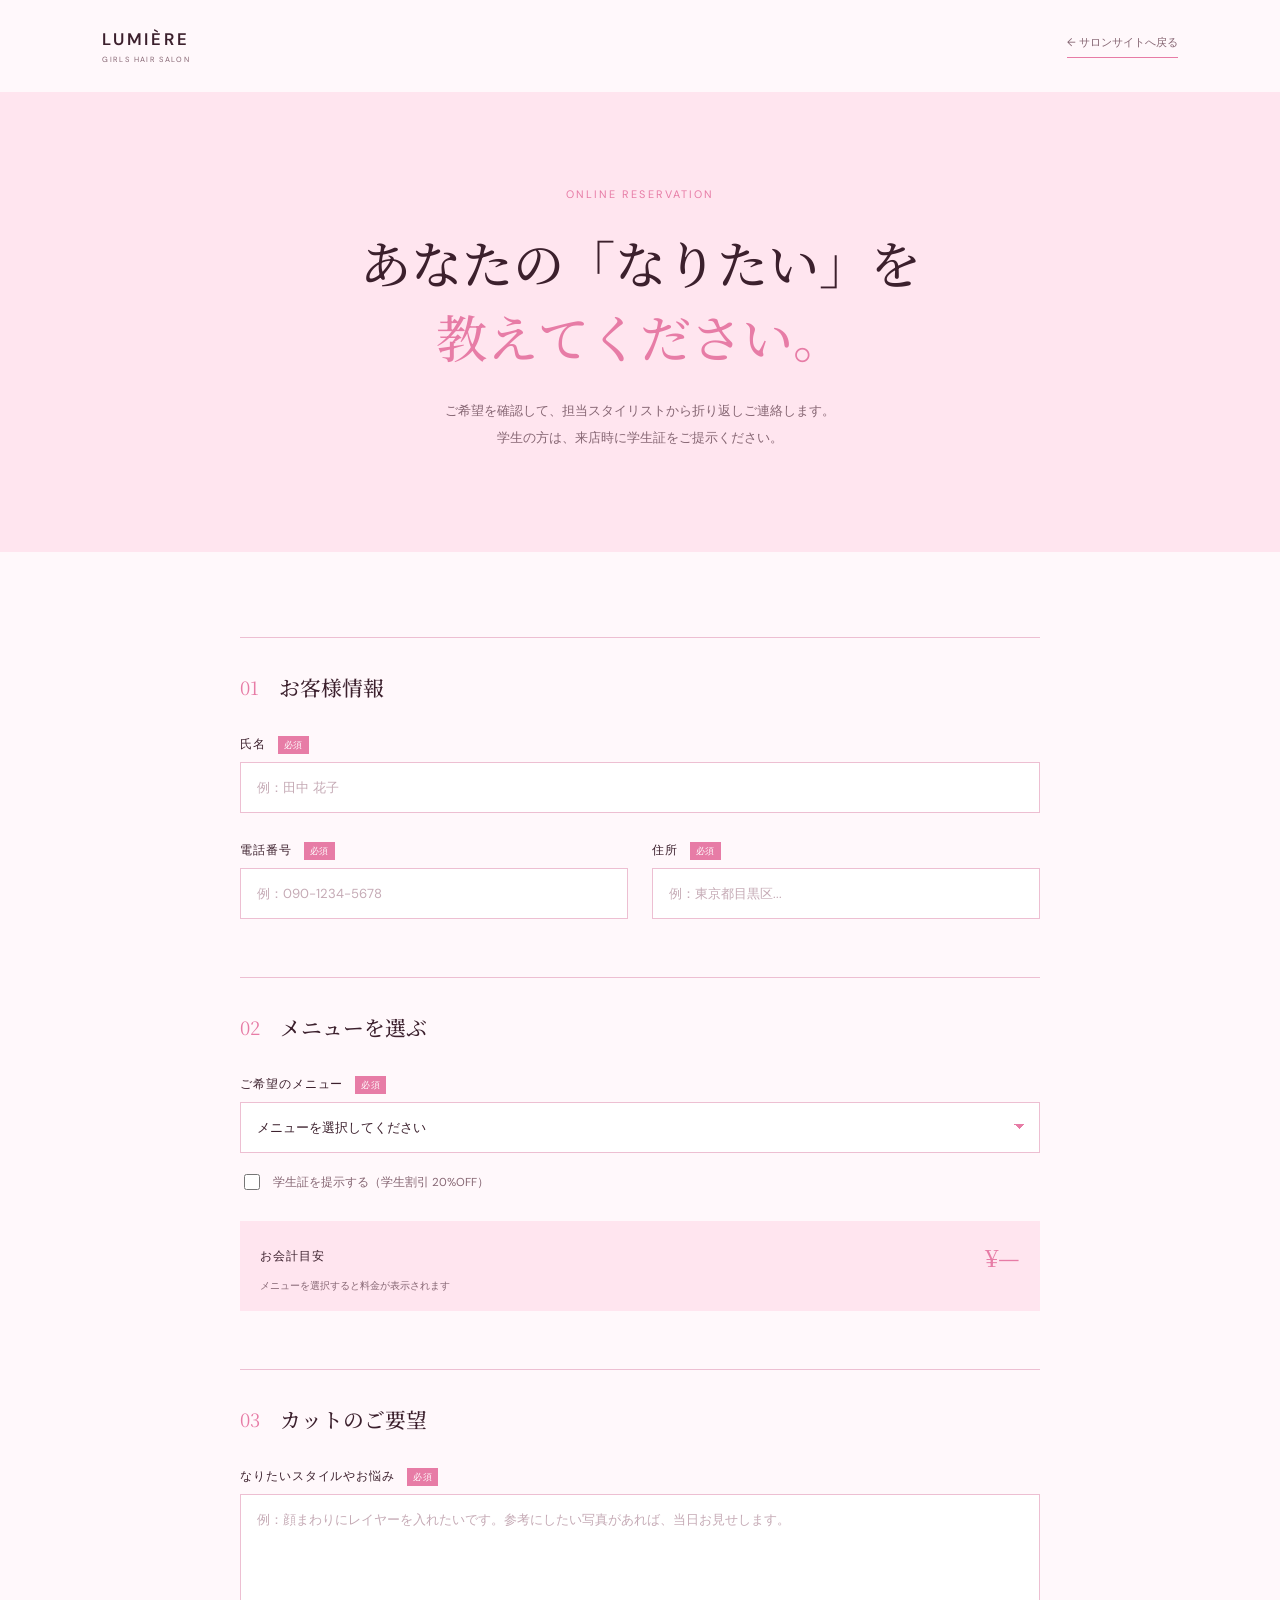
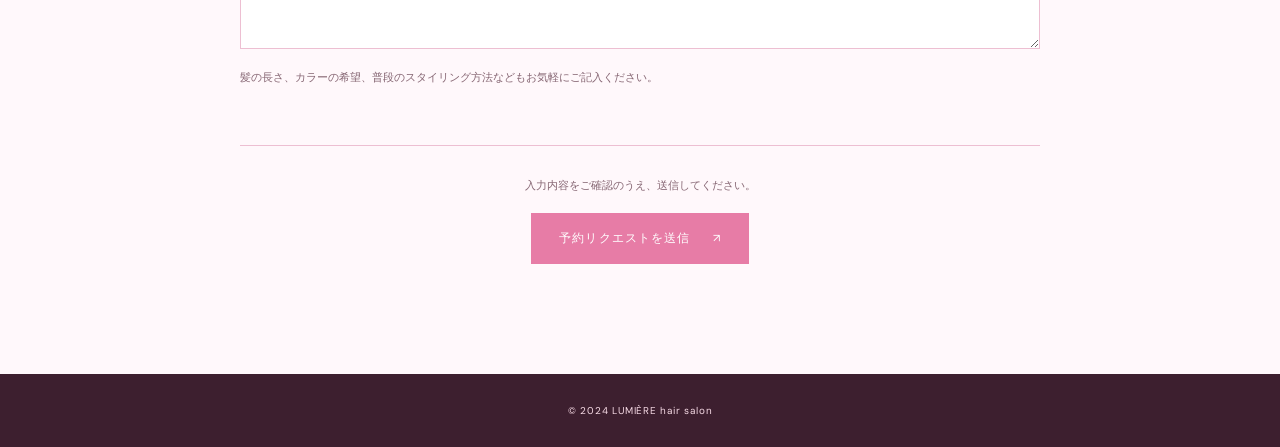
<file: docs/reservation.html>
<!DOCTYPE html>
<html lang="ja">

<head>
    <meta charset="UTF-8">
    <meta name="viewport" content="width=device-width, initial-scale=1.0">
    <meta name="description" content="LUMIÈREの予約フォーム。必要事項を入力してご予約ください。">
    <title>Reservation | LUMIÈRE</title>
    <link rel="preconnect" href="https://fonts.googleapis.com">
    <link rel="preconnect" href="https://fonts.gstatic.com" crossorigin>
    <link href="https://fonts.googleapis.com/css2?family=DM+Sans:wght@400;500;600&family=Noto+Serif+JP:wght@400;500;600&display=swap" rel="stylesheet">
    <link rel="stylesheet" href="reservation.css">
</head>

<body>
    <header class="form-header">
        <a class="logo" href="index.html">LUMIÈRE <span>girls hair salon</span></a>
        <a class="back-link" href="index.html">← サロンサイトへ戻る</a>
    </header>

    <main>
        <section class="form-intro">
            <p class="eyebrow">Online reservation</p>
            <h1>あなたの「なりたい」を<br><em>教えてください。</em></h1>
            <p>ご希望を確認して、担当スタイリストから折り返しご連絡します。<br>学生の方は、来店時に学生証をご提示ください。</p>
        </section>

        <form class="reservation-form" id="reservationForm">
            <div class="form-section">
                <div class="form-section-title"><span>01</span><h2>お客様情報</h2></div>
                <div class="field-grid">
                    <label class="field full">
                        <span>氏名 <b>必須</b></span>
                        <input type="text" name="name" placeholder="例：田中 花子" autocomplete="name" required>
                    </label>
                    <label class="field">
                        <span>電話番号 <b>必須</b></span>
                        <input type="tel" name="phone" placeholder="例：090-1234-5678" autocomplete="tel" required>
                    </label>
                    <label class="field">
                        <span>住所 <b>必須</b></span>
                        <input type="text" name="address" placeholder="例：東京都目黒区..." autocomplete="street-address" required>
                    </label>
                </div>
            </div>

            <div class="form-section">
                <div class="form-section-title"><span>02</span><h2>メニューを選ぶ</h2></div>
                <label class="field">
                    <span>ご希望のメニュー <b>必須</b></span>
                    <select name="menu" id="menuSelect" required>
                        <option value="" data-price="0">メニューを選択してください</option>
                        <optgroup label="単品メニュー">
                            <option value="似合わせカット" data-price="4400">似合わせカット　¥4,400</option>
                            <option value="前髪・顔まわりカット" data-price="2200">前髪・顔まわりカット　¥2,200</option>
                            <option value="透明感カラー" data-price="6600">透明感カラー　¥6,600</option>
                            <option value="ブリーチ" data-price="8800">ブリーチ　¥8,800</option>
                            <option value="ケアブリーチ" data-price="11000">ケアブリーチ　¥11,000</option>
                            <option value="パーマ" data-price="7700">パーマ　¥7,700</option>
                            <option value="韓国風パーマ" data-price="8800">韓国風パーマ　¥8,800</option>
                            <option value="縮毛矯正" data-price="12100">縮毛矯正　¥12,100</option>
                            <option value="前髪縮毛矯正" data-price="5500">前髪縮毛矯正　¥5,500</option>
                            <option value="トリートメント" data-price="4400">オージュアトリートメント　¥4,400</option>
                        </optgroup>
                        <optgroup label="セットメニュー">
                            <option value="カット & 透明感カラー" data-price="9900">カット &amp; 透明感カラー　¥9,900</option>
                            <option value="カット & ブリーチカラー" data-price="15400">カット &amp; ブリーチカラー　¥15,400</option>
                            <option value="カット & ケアブリーチカラー" data-price="17600">カット &amp; ケアブリーチカラー　¥17,600</option>
                            <option value="カット & パーマ" data-price="11000">カット &amp; パーマ　¥11,000</option>
                            <option value="カット & 韓国風パーマ" data-price="12100">カット &amp; 韓国風パーマ　¥12,100</option>
                            <option value="カット & 縮毛矯正" data-price="16500">カット &amp; 縮毛矯正　¥16,500</option>
                            <option value="カット & カラー & トリートメント" data-price="13200">カット &amp; カラー &amp; トリートメント　¥13,200</option>
                            <option value="カット & ブリーチ & カラー" data-price="19800">カット &amp; ブリーチ &amp; カラー　¥19,800</option>
                        </optgroup>
                    </select>
                </label>
                <label class="student-option">
                    <input type="checkbox" id="studentDiscount" name="studentDiscount">
                    <span>学生証を提示する（学生割引 20%OFF）</span>
                </label>
                <div class="price-summary" aria-live="polite">
                    <span>お会計目安</span>
                    <strong id="totalPrice">¥—</strong>
                    <small id="discountMessage">メニューを選択すると料金が表示されます</small>
                </div>
            </div>

            <div class="form-section">
                <div class="form-section-title"><span>03</span><h2>カットのご要望</h2></div>
                <label class="field">
                    <span>なりたいスタイルやお悩み <b>必須</b></span>
                    <textarea name="request" rows="7" placeholder="例：顔まわりにレイヤーを入れたいです。参考にしたい写真があれば、当日お見せします。" required></textarea>
                </label>
                <p class="field-note">髪の長さ、カラーの希望、普段のスタイリング方法などもお気軽にご記入ください。</p>
            </div>

            <div class="form-actions">
                <p>入力内容をご確認のうえ、送信してください。</p>
                <button class="submit-button" type="submit">予約リクエストを送信 <span>↗</span></button>
            </div>
        </form>

        <section class="form-complete" id="formComplete" hidden>
            <p class="complete-mark">♡</p>
            <p class="eyebrow">Thank you</p>
            <h2>予約リクエストを<br>受け付けました。</h2>
            <p>担当スタイリストが内容を確認し、入力いただいた電話番号へ折り返しご連絡します。</p>
            <a class="back-button" href="index.html">サロンサイトへ戻る</a>
        </section>
    </main>

    <footer>© 2024 LUMIÈRE hair salon</footer>
    <script src="reservation.js"></script>
</body>

</html>
</file>
<file: docs/reservation.css>
:root {
  --ink: #3c202d;
  --muted: #866673;
  --paper: #fff8fb;
  --pink: #e77ca6;
  --soft-pink: #ffe5ef;
  --line: #edbfd2;
  --serif: "Noto Serif JP", serif;
  --sans: "DM Sans", "Yu Gothic", sans-serif;
}

* { box-sizing: border-box; }
body { background: var(--paper); color: var(--ink); font-family: var(--sans); margin: 0; }
a { color: inherit; text-decoration: none; }

.form-header { align-items: center; display: flex; justify-content: space-between; padding: 28px 8vw; }
.logo { font-size: 1.05rem; font-weight: 600; letter-spacing: .16em; }
.logo span { color: var(--muted); display: block; font-size: .47rem; font-weight: 400; letter-spacing: .18em; margin-top: 5px; text-transform: uppercase; }
.back-link { border-bottom: 1px solid var(--pink); color: var(--muted); font-size: .7rem; padding-bottom: 7px; }

.form-intro { background: var(--soft-pink); padding: 95px 20px 88px; text-align: center; }
.eyebrow { color: var(--pink); font-size: .68rem; letter-spacing: .19em; margin: 0 0 24px; text-transform: uppercase; }
.form-intro h1, .form-complete h2 { font-family: var(--serif); font-size: clamp(2.25rem, 4vw, 3.9rem); font-weight: 500; line-height: 1.45; margin: 0 0 25px; }
.form-intro h1 em { color: var(--pink); font-style: normal; }
.form-intro > p:last-child, .form-complete > p:last-child { color: var(--muted); font-size: .82rem; line-height: 2; }
.reservation-form { margin: 0 auto; max-width: 860px; padding: 85px 30px 110px; }
.form-section { border-top: 1px solid var(--line); padding: 34px 0 58px; }
.form-section-title { align-items: center; display: flex; gap: 20px; margin-bottom: 35px; }
.form-section-title span { color: var(--pink); font-family: var(--serif); font-size: 1.15rem; }
.form-section-title h2 { font-family: var(--serif); font-size: 1.3rem; font-weight: 500; margin: 0; }
.field-grid { display: grid; gap: 30px 24px; grid-template-columns: 1fr 1fr; }
.field { display: block; }
.field.full { grid-column: 1 / -1; }
.field > span { display: block; font-size: .72rem; letter-spacing: .08em; margin-bottom: 10px; }
.field b { background: var(--pink); color: #fff; font-size: .57rem; font-weight: 400; letter-spacing: .06em; margin-left: 8px; padding: 3px 6px; }
input, textarea, select { background: #fff; border: 1px solid var(--line); border-radius: 0; color: var(--ink); font: inherit; font-size: .82rem; outline: none; padding: 16px; transition: border-color .2s, box-shadow .2s; width: 100%; }
select { appearance: none; background-image: linear-gradient(45deg, transparent 50%, var(--pink) 50%), linear-gradient(135deg, var(--pink) 50%, transparent 50%); background-position: calc(100% - 20px) 21px, calc(100% - 15px) 21px; background-repeat: no-repeat; background-size: 5px 5px, 5px 5px; cursor: pointer; }
textarea { min-height: 155px; resize: vertical; }
input::placeholder, textarea::placeholder { color: #c5aab5; }
input:focus, textarea:focus, select:focus { border-color: var(--pink); box-shadow: 0 0 0 3px rgba(231, 124, 166, .14); }
.field-note { color: var(--muted); font-size: .67rem; line-height: 1.8; margin: 14px 0 0; }
.student-option { align-items: center; color: var(--muted); display: flex; font-size: .72rem; gap: 10px; margin-top: 18px; }
.student-option input { accent-color: var(--pink); height: 16px; padding: 0; width: 16px; }
.price-summary { align-items: center; background: var(--soft-pink); display: grid; grid-template-columns: 1fr auto; margin-top: 28px; padding: 18px 20px; }
.price-summary span { font-size: .75rem; letter-spacing: .08em; }
.price-summary strong { color: var(--pink); font-family: var(--serif); font-size: 1.5rem; font-weight: 500; }
.price-summary small { color: var(--muted); font-size: .65rem; grid-column: 1 / -1; margin-top: 5px; }
.form-actions { border-top: 1px solid var(--line); padding-top: 32px; text-align: center; }
.form-actions p { color: var(--muted); font-size: .68rem; margin: 0 0 20px; }
.submit-button, .back-button { background: var(--pink); border: 0; color: #fff; cursor: pointer; display: inline-block; font: inherit; font-size: .72rem; letter-spacing: .1em; padding: 18px 28px; transition: background .2s, transform .2s; }
.submit-button span { margin-left: 18px; }
.submit-button:hover, .back-button:hover { background: #ce5e89; transform: translateY(-2px); }
.form-complete { margin: 80px auto 140px; max-width: 680px; padding: 80px 30px; text-align: center; }
.complete-mark { color: var(--pink); font-size: 3.5rem; margin: 0 0 20px; }
.form-complete h2 { font-size: 2.5rem; }
.form-complete .back-button { margin-top: 25px; }
footer { background: #3d1f2f; color: #f8dce7; font-size: .62rem; letter-spacing: .08em; padding: 30px; text-align: center; }

@media (max-width: 600px) {
  .form-header { padding: 20px 6vw; }
  .back-link { font-size: .62rem; }
  .form-intro { padding: 75px 8vw 70px; }
  .reservation-form { padding: 65px 8vw 85px; }
  .field-grid { display: block; }
  .field + .field { margin-top: 26px; }
  .form-section { padding-bottom: 45px; }
  .form-complete { margin: 50px auto 90px; padding: 50px 8vw; }
  .form-complete h2 { font-size: 2rem; }
}
</file>
